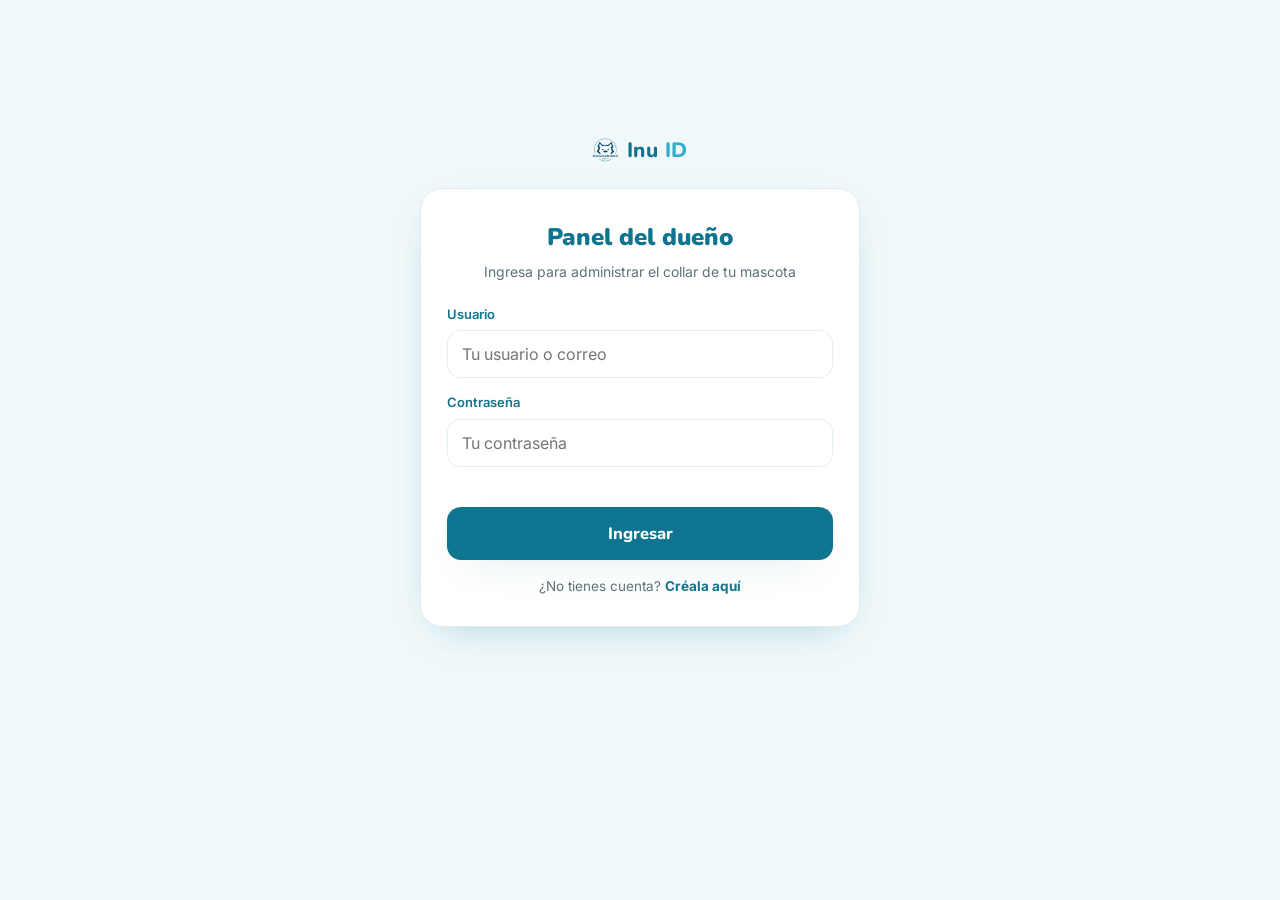
<file: index.html>
<!DOCTYPE html>
<html lang="es">
<head>
<meta charset="UTF-8">
<meta name="viewport" content="width=device-width, initial-scale=1.0">
<title>Inu ID · Panel del dueño</title>
<link rel="preconnect" href="https://fonts.googleapis.com">
<link rel="preconnect" href="https://fonts.gstatic.com" crossorigin>
<link href="https://fonts.googleapis.com/css2?family=Nunito:wght@400;600;700;800;900&family=Inter:wght@400;500;600&display=swap" rel="stylesheet">
<link rel="stylesheet" href="css/base.css">
<link rel="stylesheet" href="css/app.css">
<link rel="manifest" href="/manifest.json"><meta name="theme-color" content="#0E7490"><link rel="apple-touch-icon" href="/icons/client-192.png"><meta name="apple-mobile-web-app-capable" content="yes"><meta name="apple-mobile-web-app-status-bar-style" content="default"><meta name="apple-mobile-web-app-title" content="Inu ID">
</head>
<body>
<div class="shell">

  <!-- Brand SVG reutilizable: se clona por JS donde haga falta -->
  <template id="brand-tpl"><img src="/img/logo-inu.png" alt="Inu ID"></template>

  <!-- ================= LOGIN ================= -->
  <section id="view-login" class="auth hidden">
    <div class="brand"><span data-brandicon></span><b>Inu<span> ID</span></b></div>
    <div class="card auth-card">
      <h1>Panel del dueño</h1>
      <p class="sub">Ingresa para administrar el collar de tu mascota</p>
      <div class="field">
        <label for="login-user">Usuario</label>
        <input id="login-user" type="text" autocomplete="username" placeholder="Tu usuario o correo">
      </div>
      <div class="field">
        <label for="login-pass">Contraseña</label>
        <input id="login-pass" type="password" autocomplete="current-password" placeholder="Tu contraseña">
      </div>
      <div class="err" id="login-err"></div>
      <button class="btn btn-primary" id="login-btn">Ingresar</button>
      <p class="swap">¿No tienes cuenta? <a id="go-register">Créala aquí</a></p>
      <p class="demo-note" data-demo-only>Modo demo · cualquier usuario y contraseña entra</p>
    </div>
  </section>

  <!-- ================= REGISTRO ================= -->
  <section id="view-register" class="auth hidden">
    <div class="brand"><span data-brandicon></span><b>Inu<span> ID</span></b></div>
    <div class="card auth-card">
      <h1>Crear cuenta</h1>
      <p class="sub">Una sola cuenta Inu para todos tus servicios</p>
      <div class="field">
        <label for="reg-user">Usuario</label>
        <input id="reg-user" type="text" autocomplete="username" placeholder="Elige un usuario o correo">
      </div>
      <div class="field">
        <label for="reg-pass">Contraseña</label>
        <input id="reg-pass" type="password" autocomplete="new-password" placeholder="Mínimo 6 caracteres">
      </div>
      <div class="field">
        <label for="reg-pass2">Repite la contraseña</label>
        <input id="reg-pass2" type="password" autocomplete="new-password" placeholder="Repite tu contraseña">
      </div>
      <div class="err" id="reg-err"></div>
      <button class="btn btn-primary" id="reg-btn">Continuar</button>
      <p class="swap">¿Ya tienes cuenta? <a id="go-login">Inicia sesión</a></p>
    </div>
  </section>

  <!-- ================= ONBOARDING ================= -->
  <section id="view-onboarding" class="auth hidden">
    <div class="brand"><span data-brandicon></span><b>Inu<span> ID</span></b></div>
    <div class="card auth-card">
      <h1>Tus datos</h1>
      <p class="sub">Un último paso para empezar</p>
      <div class="two">
        <div class="field"><label for="ob-name">Nombre</label><input id="ob-name" type="text" placeholder="Nombre"></div>
        <div class="field"><label for="ob-last">Apellido</label><input id="ob-last" type="text" placeholder="Apellido"></div>
      </div>
      <div class="field">
        <label for="ob-phone">Teléfono</label>
        <input id="ob-phone" type="tel" placeholder="Tu teléfono de contacto">
      </div>
      <div class="field">
        <label for="ob-email">Correo <span style="color:var(--muted);font-weight:400">(opcional)</span></label>
        <input id="ob-email" type="email" placeholder="tucorreo@ejemplo.com">
      </div>
      <div class="err" id="ob-err"></div>
      <button class="btn btn-primary" id="ob-btn">Entrar al panel</button>
    </div>
  </section>

  <!-- ================= DASHBOARD (mascotas) ================= -->
  <section id="view-dashboard" class="hidden">
    <div class="topbar">
      <div class="brand"><span data-brandicon></span><b>Inu<span> ID</span></b></div>
      <div class="actions">
        <button class="iconbtn" id="help-btn" title="Ayuda">
          <svg viewBox="0 0 24 24" fill="none"><circle cx="12" cy="12" r="9" stroke="currentColor" stroke-width="1.8"/><path d="M9.5 9.5a2.5 2.5 0 113.2 2.4c-.8.3-1.2.8-1.2 1.6M12 17h.01" stroke="currentColor" stroke-width="1.8" stroke-linecap="round"/></svg>
        </button>
        <button class="logout" id="logout-btn">Salir</button>
      </div>
    </div>

    <div class="hello" id="hello">Hola 👋</div>
    <div class="hello-sub">Administra los collares de tus mascotas.</div>

    <button class="btn btn-primary addbtn" id="add-pet-btn">
      <svg viewBox="0 0 24 24" fill="none"><path d="M12 5v14M5 12h14" stroke="currentColor" stroke-width="2.2" stroke-linecap="round"/></svg>
      Agregar mascota
    </button>

    <div id="pets-list"></div>
  </section>

  <!-- ================= EDITAR / CREAR MASCOTA ================= -->
  <section id="view-edit" class="hidden">
    <div class="viewhead">
      <button class="back" data-back><svg viewBox="0 0 24 24" width="18" height="18" fill="none"><path d="M15 6l-6 6 6 6" stroke="currentColor" stroke-width="2" stroke-linecap="round"/></svg></button>
      <h2 id="edit-title">Editar mascota</h2>
    </div>

    <div class="segment">
      <button class="seg-btn active" data-tab="datos">Datos</button>
      <button class="seg-btn" data-tab="preview">Vista previa</button>
    </div>

    <!-- TAB DATOS -->
    <div id="tab-datos">
      <div class="card form">
        <div class="photo-ctrl">
          <div class="photo-ava" id="f_photo_ava"><span id="f_photo_emoji">🐶</span></div>
          <input type="file" id="f_photo_input" accept="image/jpeg,image/png,image/webp" hidden>
          <button type="button" class="photo-btn" id="f_photo_btn">Subir foto</button>
        </div>
        <div class="sec">La mascota</div>
        <div class="two">
          <div><label>Nombre <span class="req">*</span></label><input id="f_name"></div>
          <div><label>Especie</label>
            <select id="f_species"><option value="dog">Perro</option><option value="cat">Gato</option></select>
          </div>
        </div>
        <div class="two">
          <div><label>Raza</label><input id="f_breed"></div>
          <div><label>Edad</label><input id="f_age" placeholder="Ej: 3 años"></div>
        </div>
        <label>Sexo</label><input id="f_sex" placeholder="Macho / Hembra">

        <div class="sec">Contacto público</div>
        <label>Nombre de contacto <span class="req">*</span></label><input id="f_owner" placeholder="Quién ve el que la encuentre">
        <label>Dirección <span class="req">*</span></label><input id="f_addr">
        <label>Teléfono <span class="req">*</span></label><input id="f_phone">
        <label>WhatsApp</label><input id="f_wa">

        <div class="sec">Datos importantes</div>
        <div class="chk">
          <label><input type="checkbox" id="f_vac"> Vacunado</label>
          <label><input type="checkbox" id="f_chip"> Microchip</label>
        </div>
        <label>Cuidados / temperamento</label>
        <textarea id="f_care" placeholder="Ej: alérgico a algunos alimentos"></textarea>

        <div class="sec">Mensaje en el collar</div>
        <label>Cuando está en casa (modo normal)</label>
        <textarea id="f_msg_normal"></textarea>
        <label>Cuando está perdido (modo perdido)</label>
        <textarea id="f_msg_lost"></textarea>

        <div class="err" id="edit-err"></div>
        <button class="btn btn-primary" id="save-btn" style="margin-top:6px">Guardar</button>
      </div>
    </div>

    <!-- TAB VISTA PREVIA -->
    <div id="tab-preview" class="hidden">
      <p class="pv-hint">Así se ve la información en el collar. Cambia entre los dos modos:</p>
      <div class="modeseg">
        <button class="mode-btn active" data-mode="normal">Modo normal</button>
        <button class="mode-btn" data-mode="perdido">Modo perdido</button>
      </div>
      <div class="phone">
        <div class="phone-notch"></div>
        <div class="phone-screen" id="pv">
          <div class="pv-brand"><span data-brandicon></span><b>Inu<span> ID</span></b></div>
          <div class="pv-banner pv-lost-only"><span class="pv-ping"></span> Estoy perdido — ayúdame a volver a casa</div>
          <div class="pv-hero">
            <div class="pv-ava"><img id="pv-photo" alt="" hidden><span id="pv-emoji">🐶</span></div>
            <div class="pv-greet">Hola, me llamo</div>
            <div class="pv-name" id="pv-name">Max</div>
            <div class="pv-tags" id="pv-tags"></div>
            <div class="pv-speech pv-normal-only" id="pv-msg-normal"></div>
            <div class="pv-speech pv-lost-only" id="pv-msg-lost"></div>
          </div>
          <div class="pv-card">
            <div class="pv-lab">Mi familia</div>
            <div class="pv-row"><b>Dueño</b><span id="pv-owner"></span></div>
            <div class="pv-row"><b>Vive en</b><span id="pv-addr"></span></div>
          </div>
          <div class="pv-card">
            <div class="pv-lab">Datos importantes</div>
            <div class="pv-row"><b>Salud</b><span id="pv-health"></span></div>
            <div class="pv-row"><b>Cuidado</b><span id="pv-care"></span></div>
          </div>
          <div class="pv-actions">
            <div class="pv-btn pv-btn-primary">Llamar a la familia</div>
            <div class="pv-btn pv-btn-ghost">Escribir por WhatsApp</div>
            <div class="pv-btn pv-btn-ghost">Ver dónde vivo</div>
          </div>
        </div>
      </div>
    </div>
  </section>

  <!-- ================= AYUDA ================= -->
  <section id="view-help" class="hidden">
    <div class="viewhead">
      <button class="back" data-back><svg viewBox="0 0 24 24" width="18" height="18" fill="none"><path d="M15 6l-6 6 6 6" stroke="currentColor" stroke-width="2" stroke-linecap="round"/></svg></button>
      <h2>Ayuda</h2>
    </div>
    <div class="card help-sec">
      <div class="qa"><div class="q">¿Cómo funciona el collar?</div><div class="a">Lleva un sensor NFC. Quien encuentre a tu mascota solo acerca su teléfono y se abre la página con los datos para contactarte. No necesita instalar nada.</div></div>
      <div class="qa"><div class="q">¿Qué hace el modo perdido?</div><div class="a">Apagado, el collar muestra solo tus datos de contacto. Activado, agrega el aviso de "mascota perdida" y el mensaje de búsqueda que escribiste.</div></div>
      <div class="qa"><div class="q">¿Quién puede ver mis datos?</div><div class="a">Solo quien tenga el collar en la mano y acerque su teléfono. Tú decides qué se muestra desde "Editar".</div></div>
      <div class="qa"><div class="q">¿Necesito internet en el collar?</div><div class="a">No. El sensor no usa batería ni conexión: abre la página en el teléfono de quien lo lee.</div></div>
    </div>
    <div class="card support">
      <p>¿Necesitas más ayuda?</p>
      <a class="btn btn-ghost" href="https://wa.me/51987654321?text=Hola%2C%20necesito%20ayuda%20con%20Inu%20ID" target="_blank" rel="noopener">Escribir a soporte</a>
    </div>
  </section>

</div>
<div id="toast"></div>

<script src="js/config.js"></script>
<script src="js/store.js"></script>
<script src="js/api.js"></script>
<script src="js/app.js"></script>
</body>
</html>
</file>
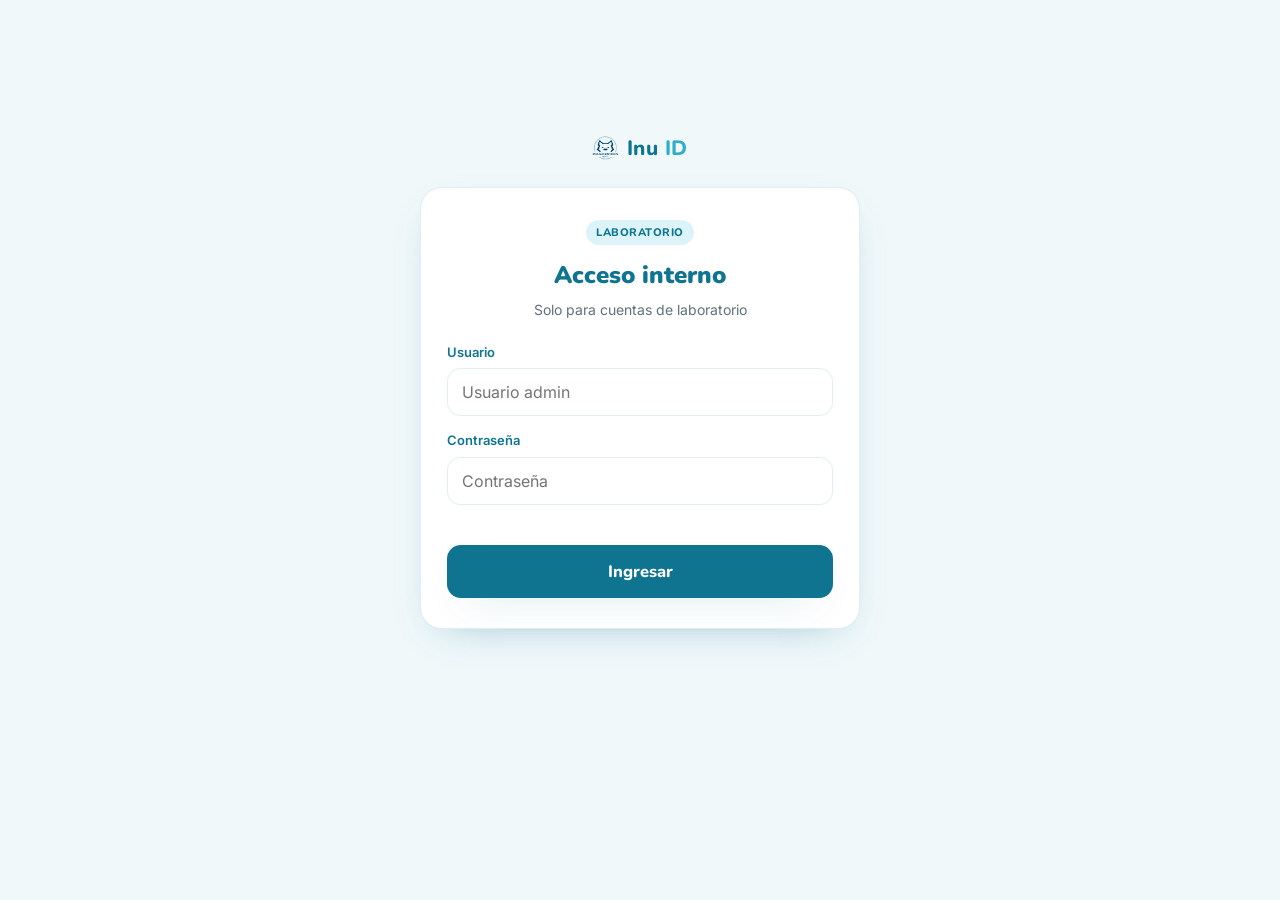
<file: lab.html>
<!DOCTYPE html>
<html lang="es">
<head>
<meta charset="UTF-8">
<meta name="viewport" content="width=device-width, initial-scale=1.0">
<title>Inu ID · Laboratorio</title>
<link rel="preconnect" href="https://fonts.googleapis.com">
<link rel="preconnect" href="https://fonts.gstatic.com" crossorigin>
<link href="https://fonts.googleapis.com/css2?family=Nunito:wght@400;600;700;800;900&family=Inter:wght@400;500;600&display=swap" rel="stylesheet">
<link rel="stylesheet" href="/css/base.css">
<link rel="stylesheet" href="/css/app.css">
<link rel="stylesheet" href="/css/lab.css">
<link rel="manifest" href="/lab.manifest.json"><meta name="theme-color" content="#0E7490"><link rel="apple-touch-icon" href="/icons/lab-192.png"><meta name="apple-mobile-web-app-capable" content="yes"><meta name="apple-mobile-web-app-status-bar-style" content="default"><meta name="apple-mobile-web-app-title" content="Inu ID Lab">
</head>
<body>
<div class="shell">

  <template id="brand-tpl"><img src="/img/logo-inu.png" alt="Inu ID"></template>

  <!-- ============ LOGIN ADMIN ============ -->
  <section id="lab-login" class="auth hidden">
    <div class="brand"><span data-brandicon></span><b>Inu<span> ID</span></b></div>
    <div class="card auth-card">
      <div class="lab-badge">Laboratorio</div>
      <h1>Acceso interno</h1>
      <p class="sub">Solo para cuentas de laboratorio</p>
      <div class="field">
        <label for="lab-user">Usuario</label>
        <input id="lab-user" type="text" autocomplete="username" placeholder="Usuario admin">
      </div>
      <div class="field">
        <label for="lab-pass">Contraseña</label>
        <input id="lab-pass" type="password" autocomplete="current-password" placeholder="Contraseña">
      </div>
      <div class="err" id="lab-err"></div>
      <button class="btn btn-primary" id="lab-login-btn">Ingresar</button>
    </div>
  </section>

  <!-- ============ PANEL ============ -->
  <section id="lab-app" class="hidden">
    <div class="topbar">
      <div class="brand"><span data-brandicon></span><b>Inu<span> ID</span></b><span class="lab-tag">Lab</span></div>
      <button class="logout" id="lab-logout">Salir</button>
    </div>

    <div class="segment">
      <button class="seg-btn active" data-tab="con">Con collar</button>
      <button class="seg-btn" data-tab="sin">Sin collar</button>
    </div>

    <div class="search">
      <svg viewBox="0 0 24 24" fill="none"><circle cx="11" cy="11" r="7" stroke="currentColor" stroke-width="1.8"/><path d="M20 20l-3.2-3.2" stroke="currentColor" stroke-width="1.8" stroke-linecap="round"/></svg>
      <input id="lab-search" type="text" placeholder="Buscar por nombre…">
    </div>

    <div id="lab-list"></div>
  </section>

  <!-- ============ ASIGNAR COLLAR ============ -->
  <section id="lab-assign" class="hidden">
    <div class="viewhead">
      <button class="back" id="assign-back"><svg viewBox="0 0 24 24" width="18" height="18" fill="none"><path d="M15 6l-6 6 6 6" stroke="currentColor" stroke-width="2" stroke-linecap="round"/></svg></button>
      <h2>Asignar collar</h2>
    </div>

    <div class="card assign-pet">
      <div class="ava" id="assign-emoji">🐶</div>
      <div>
        <div class="nm" id="assign-name"></div>
        <div class="meta" id="assign-owner"></div>
      </div>
    </div>

    <div class="card assign-block">
      <div class="lab-lab">URL del perfil</div>
      <p class="assign-hint">Copia esta dirección y grábala en el collar NFC con NFC Tools.</p>
      <div class="copyrow">
        <input id="assign-url" type="text" readonly>
        <button class="copybtn" id="assign-copy">Copiar</button>
      </div>
    </div>

    <div class="card assign-block">
      <div class="lab-lab">Cuando termines de grabar el collar</div>
      <p class="assign-hint">Marca este perfil como conectado. Pasará a la lista de “Con collar”.</p>
      <button class="btn btn-primary" id="assign-done">Collar asignado</button>
    </div>
  </section>

</div>
<div id="toast"></div>

<script src="/js/config.js"></script>
<script src="/js/store.js"></script>
<script src="/js/lab.js"></script>
</body>
</html>
</file>
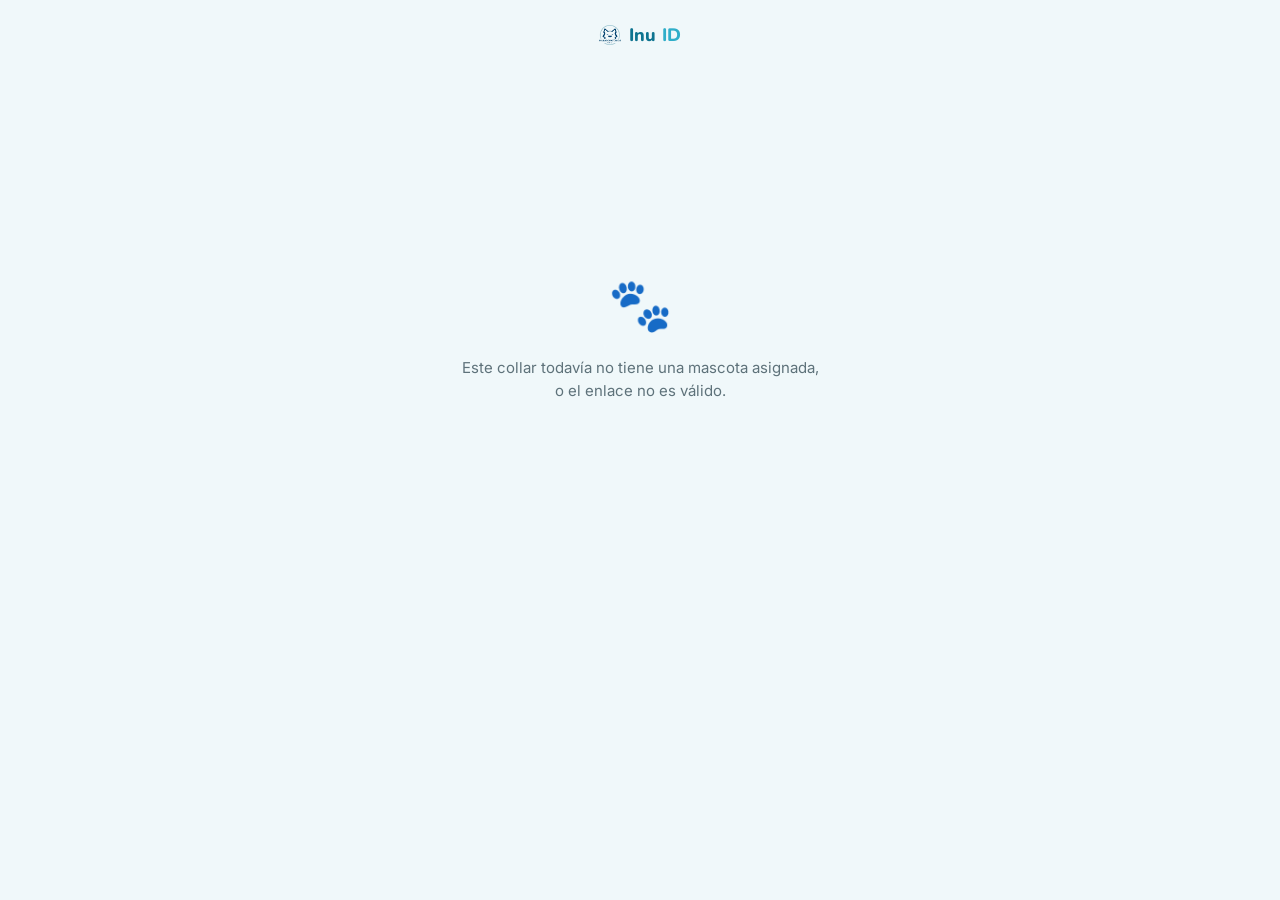
<file: m.html>
<!DOCTYPE html>
<html lang="es">
<head>
<meta charset="UTF-8">
<meta name="viewport" content="width=device-width, initial-scale=1.0">
<title>Inu ID · Mascota</title>
<link rel="preconnect" href="https://fonts.googleapis.com">
<link rel="preconnect" href="https://fonts.gstatic.com" crossorigin>
<link href="https://fonts.googleapis.com/css2?family=Nunito:wght@400;600;700;800;900&family=Inter:wght@400;500;600&display=swap" rel="stylesheet">
<link rel="stylesheet" href="/css/base.css">
<link rel="stylesheet" href="/css/public.css">
</head>
<body>
<div class="shell">

  <div class="brand"><img src="/img/logo-inu.png" alt="Inu ID">
    <b style="font-family:'Nunito';font-weight:800;font-size:18px;color:#0E7490">Inu<span style="color:#2FAEC9"> ID</span></b>
  </div>

  <!-- CARGANDO -->
  <div id="loading" class="state"><div class="spinner"></div><p>Cargando…</p></div>

  <!-- NO ENCONTRADO -->
  <div id="notfound" class="state hidden"><div class="em">🐾</div><p>Este collar todavía no tiene una mascota asignada,<br>o el enlace no es válido.</p></div>

  <!-- CONTENIDO -->
  <div id="content" class="hidden">
    <div class="status lost-only">
      <span class="ping"><i></i></span>
      Estoy perdido — ayúdame a volver a casa
    </div>

    <div class="card hero">
      <div class="arc"></div>
      <div class="avatar"><img id="c-photo" alt="" hidden><span class="emoji" id="c-emoji">🐶</span></div>
      <div class="greet">Hola, me llamo</div>
      <h1 class="name" id="c-name"></h1>
      <div class="tags" id="c-tags"></div>
      <div class="speech normal-only" id="c-msg-normal"></div>
      <div class="speech lost-only" id="c-msg-lost"></div>
    </div>

    <div class="card block">
      <div class="label">Mi familia</div>
      <div class="row">
        <div class="ic"><svg viewBox="0 0 24 24" fill="none"><circle cx="12" cy="8" r="4" stroke="currentColor" stroke-width="1.8"/><path d="M4 20c0-4 4-6 8-6s8 2 8 6" stroke="currentColor" stroke-width="1.8" stroke-linecap="round"/></svg></div>
        <div><div class="k">Contacto</div><div class="v" id="c-owner"></div></div>
      </div>
      <div class="row">
        <div class="ic"><svg viewBox="0 0 24 24" fill="none"><path d="M12 21s-7-5.5-7-11a7 7 0 0114 0c0 5.5-7 11-7 11z" stroke="currentColor" stroke-width="1.8" stroke-linejoin="round"/><circle cx="12" cy="10" r="2.4" stroke="currentColor" stroke-width="1.8"/></svg></div>
        <div><div class="k">Vive en</div><div class="v" id="c-addr"></div></div>
      </div>
    </div>

    <div class="card block" id="c-important">
      <div class="label">Datos importantes</div>
      <div class="row" id="c-health-row">
        <div class="ic"><svg viewBox="0 0 24 24" fill="none"><path d="M9 3h6v3l4 1v6c0 5-3.5 8-7 8s-7-3-7-8V7l4-1V3z" stroke="currentColor" stroke-width="1.8" stroke-linejoin="round"/></svg></div>
        <div><div class="k">Salud</div><div class="v" id="c-health"></div></div>
      </div>
      <div class="row" id="c-care-row">
        <div class="ic"><svg viewBox="0 0 24 24" fill="none"><path d="M12 9v4m0 4h.01M10.3 4.3l-7 12A2 2 0 005 19.4h14a2 2 0 001.7-3l-7-12a2 2 0 00-3.4 0z" stroke="currentColor" stroke-width="1.8" stroke-linejoin="round"/></svg></div>
        <div><div class="k">Cuidado</div><div class="v" id="c-care"></div></div>
      </div>
    </div>

    <div class="actions">
      <a class="abtn abtn-primary" id="c-call">
        <svg viewBox="0 0 24 24" fill="none"><path d="M5 4h3l1.5 4-2 1.5a11 11 0 005 5l1.5-2 4 1.5V18a2 2 0 01-2 2A15 15 0 014 6a2 2 0 011-2z" fill="currentColor"/></svg>
        Llamar a la familia
      </a>
      <a class="abtn abtn-ghost" id="c-wa" target="_blank" rel="noopener">
        <svg viewBox="0 0 24 24" fill="none"><path d="M12 3a9 9 0 00-7.7 13.6L3 21l4.5-1.2A9 9 0 1012 3z" stroke="currentColor" stroke-width="1.8" stroke-linejoin="round"/><path d="M9 9c0 4 2 6 6 6 .8 0 1.3-1.2.7-1.7l-1.5-1.1-1.3 1c-1-.5-1.8-1.3-2.3-2.3l1-1.3-1.1-1.5C9.6 7.2 9 7.6 9 9z" fill="currentColor"/></svg>
        Escribir por WhatsApp
      </a>
      <a class="abtn abtn-ghost" id="c-map" target="_blank" rel="noopener">
        <svg viewBox="0 0 24 24" fill="none"><path d="M12 21s-7-5.5-7-11a7 7 0 0114 0c0 5.5-7 11-7 11z" stroke="currentColor" stroke-width="1.8" stroke-linejoin="round"/><circle cx="12" cy="10" r="2.4" stroke="currentColor" stroke-width="1.8"/></svg>
        Ver dónde vivo
      </a>
    </div>

    <p class="footnote lost-only">Gracias por ayudarme 💙 <b>Mi familia te lo agradecerá muchísimo.</b></p>
    <p class="credit">Identificación protegida por Inu ID</p>
  </div>

</div>

<script src="/js/config.js"></script>
<script src="/js/store.js"></script>
<script src="/js/api.js"></script>
<script src="/js/public.js"></script>
</body>
</html>
</file>
<file: css/base.css>
/* ============================================================
   Inu ID — Base: tokens de marca + componentes compartidos
   ============================================================ */
:root{
  /* Paleta Inu ID — CYAN como color principal.
     Los nombres --navy/--sky se conservan por compatibilidad con el resto
     del CSS, pero ahora contienen tonos cyan. El azul de marca (--blue)
     se usa de forma mínima (solo la marca de agua de huellas del fondo). */
  --navy:#0E7490;        /* cyan oscuro — principal: botones, títulos, nombre */
  --navy-deep:#0A4E5E;   /* cyan más oscuro — fondos oscuros / sombras de degradado */
  --cyan-bright:#12A9C9; /* cyan claro — degradados y acentos vivos */
  --sky:#2FAEC9;         /* cyan medio — bordes, etiquetas, detalles */
  --sky-soft:#DCF4F9;    /* cyan muy claro — fondos suaves, chips, avatar */
  --blue:#004370;        /* azul de marca — uso mínimo */
  --bg:#F0F8FA;--card:#FFFFFF;--ink:#173039;--muted:#5e727a;--line:#E1EEF1;
  --alert:#D64545;--alert-soft:#FBEAEA;
  --warn:#9A6B12;--warn-soft:#FBF1DD;   /* ámbar — avisos que requieren acción (sin collar) */
  --radius:22px;--shadow:0 14px 40px -22px rgba(14,116,144,.42);
}
*{box-sizing:border-box;margin:0;padding:0}
html{-webkit-text-size-adjust:100%}
body{
  font-family:'Inter',system-ui,sans-serif;background:var(--bg);color:var(--ink);
  line-height:1.55;min-height:100dvh;display:flex;justify-content:center;padding:0 16px 48px;
}
body::before{content:none}
.shell{width:100%;max-width:440px;position:relative;z-index:1;padding-top:22px}
.hidden{display:none!important}

/* marca */
.brand{display:flex;align-items:center;gap:8px}
.brand svg{width:22px;height:22px;display:block}
.brand b{font-family:'Nunito';font-weight:800;font-size:18px;color:var(--navy);letter-spacing:.2px}
.brand span{color:var(--sky)}

/* tarjeta */
.card{background:var(--card);border:1px solid var(--line);border-radius:var(--radius);box-shadow:var(--shadow)}

/* botones */
.btn{display:flex;align-items:center;justify-content:center;gap:9px;width:100%;cursor:pointer;
  font-family:'Nunito';font-weight:800;font-size:16.5px;padding:15px;border-radius:14px;border:none;
  transition:transform .12s ease,filter .12s ease,background .12s ease}
.btn:active{transform:scale(.985)}
.btn:disabled{opacity:.6;cursor:default}
.btn svg{width:19px;height:19px}
.btn-primary{background:var(--navy);color:#fff;box-shadow:var(--shadow)}
.btn-primary:hover{filter:brightness(1.08)}
.btn-ghost{background:#fff;color:var(--navy);border:1.5px solid var(--sky)}
.btn-ghost:hover{background:var(--sky-soft)}

/* toast */
#toast{position:fixed;left:50%;bottom:26px;transform:translateX(-50%) translateY(20px);
  background:var(--navy-deep);color:#fff;font-size:14px;font-weight:600;padding:13px 20px;
  border-radius:999px;box-shadow:0 12px 30px -10px rgba(0,0,0,.4);opacity:0;pointer-events:none;
  transition:.25s;z-index:60;max-width:90vw;text-align:center}
#toast.show{opacity:1;transform:translateX(-50%) translateY(0)}

@media (prefers-reduced-motion:reduce){*{transition:none!important;animation:none!important}}

.brand img{height:20px;width:auto;display:block;position:relative;top:-1px}
</file>
<file: css/app.css>
/* ============================================================
   Inu ID — Estilos del panel del dueño
   ============================================================ */

/* ---------- AUTH (login / registro / onboarding) ---------- */
.auth{display:flex;flex-direction:column;align-items:center;min-height:80dvh;justify-content:center}
.auth .brand{margin-bottom:24px;transform:scale(1.15)}
.auth-card{width:100%;padding:30px 26px}
.auth-card h1{font-family:'Nunito';font-weight:900;font-size:24px;color:var(--navy);text-align:center}
.auth-card p.sub{text-align:center;color:var(--muted);font-size:14px;margin-top:4px;margin-bottom:22px}
.field{margin-bottom:14px}
.field label{display:block;font-size:13px;font-weight:600;color:var(--navy);margin-bottom:6px}
.field input{width:100%;font-family:'Inter';font-size:16px;color:var(--ink);
  padding:13px 14px;border:1.5px solid var(--line);border-radius:13px;background:#fff;outline:none;transition:border .15s}
.field input:focus{border-color:var(--sky)}
.err{color:var(--alert);font-size:13px;font-weight:600;text-align:center;min-height:18px;margin:4px 0 8px}
.swap{text-align:center;font-size:13.5px;color:var(--muted);margin-top:16px}
.swap a{color:var(--navy);font-weight:700;text-decoration:none;cursor:pointer}
.swap a:hover{text-decoration:underline}
.demo-note{text-align:center;font-size:12px;color:var(--muted);margin-top:14px}
.demo-note code{background:var(--sky-soft);color:var(--navy);padding:2px 7px;border-radius:6px;font-weight:600}

/* ---------- TOPBAR ---------- */
.topbar{display:flex;align-items:center;justify-content:space-between;margin-bottom:18px}
.topbar .actions{display:flex;align-items:center;gap:6px}
.iconbtn{width:38px;height:38px;border-radius:11px;border:1px solid var(--line);background:#fff;cursor:pointer;
  display:flex;align-items:center;justify-content:center;color:var(--navy);transition:background .12s}
.iconbtn:hover{background:var(--sky-soft)}
.iconbtn svg{width:19px;height:19px}
.logout{font-family:'Nunito';font-weight:700;font-size:13px;color:var(--muted);background:none;border:none;cursor:pointer;padding:8px}
.logout:hover{color:var(--navy)}

/* ---------- DASHBOARD ---------- */
.hello{font-family:'Nunito';font-weight:900;font-size:26px;color:var(--navy);margin-bottom:2px}
.hello-sub{color:var(--muted);font-size:14px;margin-bottom:18px}
.addbtn{margin-bottom:16px}

.empty{text-align:center;padding:40px 20px;color:var(--muted)}
.empty .em{font-size:44px}
.empty p{margin-top:8px;font-size:14px}

.petcard{padding:16px;margin-bottom:12px}
.petcard .head{display:flex;align-items:center;gap:14px}
.petcard .ava{width:52px;height:52px;flex:0 0 52px;border-radius:50%;background:var(--sky-soft);
  display:flex;align-items:center;justify-content:center;font-size:30px}
.petcard .nm{font-family:'Nunito';font-weight:800;font-size:18px;color:var(--ink)}
.petcard .meta{font-size:13px;color:var(--muted)}
.pill{margin-left:auto;font-size:12px;font-weight:700;padding:6px 12px;border-radius:999px;
  background:var(--sky-soft);color:var(--navy);white-space:nowrap}
.pill.lost{background:var(--alert-soft);color:var(--alert)}
.pill.muted{background:#EDF1F3;color:var(--muted)}
.pill.pending{background:var(--warn-soft);color:var(--warn)}

.petcard .foot{display:flex;align-items:center;gap:10px;margin-top:14px;padding-top:14px;border-top:1px solid var(--line);flex-wrap:wrap;row-gap:10px}
.petcard .foot.col{flex-direction:column;align-items:stretch;gap:12px}
.cactions{display:flex;align-items:center;gap:10px;flex-wrap:wrap;row-gap:8px}
.spacer{margin-left:auto}
.notice{display:flex;align-items:flex-start;gap:9px;border-radius:12px;padding:11px 13px;font-size:13px;font-weight:600;line-height:1.4}
.notice svg{width:17px;height:17px;flex:0 0 17px;margin-top:1px}
.notice.warn{background:var(--warn-soft);color:var(--warn)}
.notice.info{background:var(--sky-soft);color:var(--navy)}
.btn-req{font-family:'Nunito';font-weight:800;font-size:13.5px;color:#fff;background:var(--navy);border:none;
  padding:10px 15px;border-radius:10px;cursor:pointer;display:inline-flex;align-items:center;gap:7px;transition:filter .12s}
.btn-req:hover{filter:brightness(1.08)}
.btn-req:disabled{opacity:.6;cursor:default}
.btn-req svg{width:15px;height:15px}

.lostmini{display:flex;align-items:center;gap:9px;font-size:13px;font-weight:600;color:var(--ink)}
.linkbtn{font-family:'Nunito';font-weight:700;font-size:13px;color:var(--navy);background:#fff;border:1.5px solid var(--sky);
  padding:8px 13px;border-radius:10px;cursor:pointer;text-decoration:none;display:inline-flex;align-items:center;gap:6px}
.linkbtn:hover{background:var(--sky-soft)}
.linkbtn svg{width:14px;height:14px}

/* switch */
.switch{position:relative;width:48px;height:28px;flex:0 0 48px}
.switch input{position:absolute;opacity:0;width:100%;height:100%;margin:0;cursor:pointer;z-index:2}
.slider{position:absolute;inset:0;background:#cdd9de;border-radius:999px;transition:.22s}
.slider::before{content:"";position:absolute;width:22px;height:22px;left:3px;top:3px;background:#fff;border-radius:50%;
  transition:.22s;box-shadow:0 2px 5px rgba(0,0,0,.25)}
.switch input:checked + .slider{background:var(--alert)}
.switch input:checked + .slider::before{transform:translateX(20px)}

/* ---------- SUB-VISTAS (editar / ayuda) ---------- */
.viewhead{display:flex;align-items:center;gap:12px;margin-bottom:16px}
.back{width:38px;height:38px;flex:0 0 38px;border-radius:11px;border:1px solid var(--line);
  background:#fff;cursor:pointer;display:flex;align-items:center;justify-content:center;color:var(--navy)}
.back:hover{background:var(--sky-soft)}
.viewhead h2{font-family:'Nunito';font-weight:900;font-size:21px;color:var(--navy)}

/* pestañas Datos / Vista previa */
.segment{display:flex;gap:4px;background:#e6eef2;border-radius:13px;padding:4px;margin-bottom:16px}
.seg-btn{flex:1;border:none;cursor:pointer;background:transparent;font-family:'Nunito';font-weight:800;
  font-size:14.5px;color:var(--muted);padding:10px;border-radius:10px;transition:.15s}
.seg-btn.active{background:#fff;color:var(--navy);box-shadow:0 2px 8px -3px rgba(14,116,144,.35)}

/* formulario */
.form{padding:20px}
.form .sec{font-size:12px;font-weight:700;letter-spacing:.5px;text-transform:uppercase;color:var(--sky);margin:18px 0 10px}
.form .sec:first-child{margin-top:0}
.form label{display:block;font-size:13px;font-weight:600;color:var(--navy);margin:0 0 6px}
.form input,.form select,.form textarea{width:100%;font-family:'Inter';font-size:15px;color:var(--ink);
  padding:12px 13px;border:1.5px solid var(--line);border-radius:12px;background:#fff;outline:none;margin-bottom:12px}
.form input:focus,.form select:focus,.form textarea:focus{border-color:var(--sky)}
.form textarea{resize:vertical;min-height:70px}
.req{color:var(--alert)}
.two{display:flex;gap:10px}.two>div{flex:1}
.chk{display:flex;gap:18px;margin-bottom:8px}
.chk label{display:flex;align-items:center;gap:7px;font-size:14px;color:var(--ink);font-weight:500}
.chk input{width:auto;margin:0}

/* vista previa */
.pv-hint{font-size:13px;color:var(--muted);text-align:center;margin-bottom:11px}
.modeseg{display:flex;gap:7px;justify-content:center;margin-bottom:16px}
.mode-btn{border:1.5px solid var(--line);background:#fff;cursor:pointer;font-family:'Nunito';
  font-weight:700;font-size:13px;color:var(--muted);padding:8px 16px;border-radius:999px;transition:.15s}
.mode-btn.active{border-color:var(--navy);color:#fff;background:var(--navy)}
.mode-btn[data-mode="perdido"].active{border-color:var(--alert);background:var(--alert)}

.phone{width:286px;max-width:100%;margin:0 auto;background:#1d2b33;border-radius:36px;padding:10px;
  box-shadow:0 24px 54px -22px rgba(14,116,144,.6)}
.phone-notch{width:86px;height:6px;background:#3a4750;border-radius:99px;margin:2px auto 8px}
.phone-screen{background:var(--bg);border-radius:28px;padding:16px 13px 18px;max-height:520px;overflow:auto}
.phone-screen::-webkit-scrollbar{width:0}

/* mini collar dentro de la preview */
.pv-brand{display:flex;align-items:center;justify-content:center;gap:6px;margin-bottom:10px}
.pv-brand svg{width:16px;height:16px}
.pv-brand b{font-family:'Nunito';font-weight:800;font-size:13px;color:var(--navy)}
.pv-brand span{color:var(--sky)}
.pv-banner{align-items:center;gap:7px;justify-content:center;
  background:linear-gradient(135deg,var(--cyan-bright),var(--navy));color:#fff;border-radius:11px;
  padding:8px 11px;font-size:11.5px;font-weight:600;margin-bottom:10px}
.pv-ping{width:8px;height:8px;border-radius:50%;background:var(--sky);flex:0 0 8px}
.pv-hero{background:#fff;border:1px solid var(--line);border-radius:16px;padding:18px 14px;text-align:center}
.pv-ava{width:72px;height:72px;border-radius:50%;background:var(--sky-soft);display:flex;align-items:center;
  justify-content:center;margin:0 auto 4px;border:3px solid #fff;box-shadow:0 6px 16px -8px rgba(14,116,144,.5)}
.pv-ava span{font-size:42px;line-height:1}
.pv-greet{font-size:11px;color:var(--muted)}
.pv-name{font-family:'Nunito';font-weight:900;font-size:26px;color:var(--navy);line-height:1.1}
.pv-tags{display:flex;gap:5px;flex-wrap:wrap;justify-content:center;margin-top:8px}
.pv-tag{font-size:10px;font-weight:600;color:var(--navy);background:var(--sky-soft);padding:3px 9px;border-radius:999px}
.pv-speech{font-size:12px;color:var(--ink);background:var(--bg);border-radius:11px;padding:9px 11px;text-align:left;margin-top:12px}
.pv-card{background:#fff;border:1px solid var(--line);border-radius:14px;margin-top:10px;padding:4px 0}
.pv-lab{font-size:10px;font-weight:700;letter-spacing:.5px;text-transform:uppercase;color:var(--sky);padding:9px 14px 2px}
.pv-row{display:flex;flex-direction:column;padding:7px 14px;border-bottom:1px solid var(--line)}
.pv-row:last-child{border-bottom:none}
.pv-row b{font-size:10px;color:var(--muted);font-weight:500}
.pv-row span{font-size:13px;color:var(--ink);font-weight:600}
.pv-actions{display:flex;flex-direction:column;gap:8px;margin-top:12px}
.pv-btn{text-align:center;font-family:'Nunito';font-weight:800;font-size:13px;padding:11px;border-radius:12px}
.pv-btn-primary{background:var(--navy);color:#fff}
.pv-btn-ghost{background:#fff;color:var(--navy);border:1.5px solid var(--sky)}

.pv-lost-only{display:none}
#pv.pv-lost .pv-lost-only{display:block}
#pv.pv-lost .pv-banner.pv-lost-only{display:flex}
.pv-normal-only{display:block}
#pv.pv-lost .pv-normal-only{display:none}

/* ayuda */
.help-sec{padding:6px 4px}
.qa{padding:16px 18px;border-bottom:1px solid var(--line)}
.qa:last-child{border-bottom:none}
.qa .q{font-family:'Nunito';font-weight:800;font-size:15px;color:var(--navy);margin-bottom:5px}
.qa .a{font-size:14px;color:var(--muted)}
.support{margin-top:14px;padding:18px;text-align:center}
.support p{font-size:14px;color:var(--muted);margin-bottom:12px}

.pv-brand img{height:18px;width:auto;display:block}

/* ---- Foto de perfil ---- */
.photo-ctrl{display:flex;flex-direction:column;align-items:center;gap:10px;margin-bottom:4px}
.photo-ava{width:96px;height:96px;border-radius:50%;background:var(--sky-soft);display:flex;align-items:center;justify-content:center;overflow:hidden;font-size:52px}
.photo-ava img{width:100%;height:100%;object-fit:cover;display:block}
.photo-btn{font-family:'Nunito';font-weight:700;font-size:13px;color:var(--navy);background:#fff;border:1.5px solid var(--sky);padding:9px 15px;border-radius:10px;cursor:pointer;transition:background .12s}
.photo-btn:hover{background:var(--sky-soft)}
.photo-btn:disabled{opacity:.6;cursor:default}
.petcard .ava{overflow:hidden}
.petcard .ava img{width:100%;height:100%;object-fit:cover;border-radius:50%;display:block}
.pv-ava img{width:100%;height:100%;object-fit:cover;border-radius:50%;display:block}
</file>
<file: css/lab.css>
/* ============================================================
   Inu ID — Estilos propios del panel de laboratorio
   (se suma a base.css y app.css)
   ============================================================ */

.lab-badge{display:inline-block;font-family:'Nunito';font-weight:800;font-size:11px;letter-spacing:.5px;
  text-transform:uppercase;color:var(--navy);background:var(--sky-soft);padding:4px 10px;border-radius:999px;
  margin:0 auto 12px;text-align:center}
#lab-login .auth-card{text-align:center}
#lab-login .field{text-align:left}
.lab-tag{font-family:'Nunito';font-weight:800;font-size:10px;letter-spacing:.5px;text-transform:uppercase;
  color:#fff;background:var(--navy);padding:2px 8px;border-radius:999px;margin-left:2px}

/* buscador */
.search{display:flex;align-items:center;gap:9px;background:#fff;border:1.5px solid var(--line);
  border-radius:13px;padding:0 14px;margin-bottom:16px}
.search svg{width:18px;height:18px;color:var(--muted);flex:0 0 18px}
.search input{flex:1;border:none;outline:none;background:transparent;font-family:'Inter';font-size:15px;
  color:var(--ink);padding:12px 0}

/* card de mascota (reusa .petcard .head de app.css) */
.labcard{padding:14px 16px;margin-bottom:11px;display:flex;align-items:center;gap:14px}
.labcard .ava{width:48px;height:48px;flex:0 0 48px;border-radius:50%;background:var(--sky-soft);
  display:flex;align-items:center;justify-content:center;font-size:27px}
.labcard .nm{font-family:'Nunito';font-weight:800;font-size:16.5px;color:var(--ink)}
.labcard .meta{font-size:12.5px;color:var(--muted)}
.labcard .act{margin-left:auto}

/* vista asignar */
.assign-pet{display:flex;align-items:center;gap:14px;padding:16px;margin-bottom:14px}
.assign-pet .ava{width:52px;height:52px;flex:0 0 52px;border-radius:50%;background:var(--sky-soft);
  display:flex;align-items:center;justify-content:center;font-size:30px}
.assign-pet .nm{font-family:'Nunito';font-weight:800;font-size:18px;color:var(--ink)}
.assign-pet .meta{font-size:13px;color:var(--muted)}
.assign-block{padding:18px;margin-bottom:14px}
.lab-lab{font-size:12px;font-weight:700;letter-spacing:.5px;text-transform:uppercase;color:var(--sky);margin-bottom:6px}
.assign-hint{font-size:13px;color:var(--muted);margin-bottom:12px;line-height:1.45}
.copyrow{display:flex;gap:9px}
.copyrow input{flex:1;min-width:0;font-family:'Inter';font-size:13px;color:var(--ink);
  padding:12px 13px;border:1.5px solid var(--line);border-radius:12px;background:var(--bg);outline:none}
.copybtn{font-family:'Nunito';font-weight:800;font-size:14px;color:#fff;background:var(--navy);border:none;
  padding:0 18px;border-radius:12px;cursor:pointer;white-space:nowrap;transition:filter .12s}
.copybtn:hover{filter:brightness(1.08)}
.copybtn.ok{background:#2E9E6B}
</file>
<file: css/public.css>
/* ============================================================
   Inu ID — Página pública del collar (la que abre el NFC)
   ============================================================ */
.brand{display:flex;align-items:center;justify-content:center;gap:8px;margin-bottom:14px}

/* estados */
.state{min-height:60dvh;display:flex;flex-direction:column;align-items:center;justify-content:center;text-align:center;color:var(--muted)}
.state .em{font-size:52px}
.state p{margin-top:10px;font-size:15px}
.spinner{width:34px;height:34px;border-radius:50%;border:3px solid var(--sky-soft);border-top-color:var(--navy);animation:spin .8s linear infinite}
@keyframes spin{to{transform:rotate(360deg)}}

/* visibilidad por modo */
.lost-only{display:none}
body.is-lost .lost-only{display:block}
body.is-lost .status.lost-only{display:flex}
.normal-only{display:block}
body.is-lost .normal-only{display:none}

/* franja de estado */
.status{align-items:center;gap:10px;background:linear-gradient(135deg,var(--cyan-bright),var(--navy));
  color:#fff;border-radius:16px;padding:12px 16px;font-weight:600;font-size:14.5px;box-shadow:var(--shadow)}
.ping{position:relative;width:11px;height:11px;flex:0 0 11px}
.ping i{position:absolute;inset:0;border-radius:50%;background:var(--sky)}
.ping::after{content:"";position:absolute;inset:0;border-radius:50%;background:var(--sky);animation:ping 1.8s cubic-bezier(0,0,.2,1) infinite}
@keyframes ping{0%{transform:scale(1);opacity:.7}70%,100%{transform:scale(2.6);opacity:0}}

/* hero */
.hero{margin-top:14px;padding:30px 24px 24px;text-align:center;position:relative;overflow:hidden}
.hero .arc{position:absolute;top:-60px;left:50%;transform:translateX(-50%);width:320px;height:200px;
  background:radial-gradient(closest-side,var(--sky-soft),transparent 70%)}
.avatar{position:relative;width:128px;height:128px;margin:0 auto 6px;border-radius:50%;background:var(--sky-soft);
  display:flex;align-items:center;justify-content:center;border:5px solid #fff;box-shadow:0 10px 26px -12px rgba(14,116,144,.5)}
.avatar .emoji{font-size:74px;line-height:1;font-family:"Apple Color Emoji","Segoe UI Emoji","Noto Color Emoji",sans-serif}
.greet{position:relative;font-size:13px;color:var(--muted);font-weight:500;margin-top:4px}
.name{position:relative;font-family:'Nunito';font-weight:900;font-size:42px;color:var(--navy);line-height:1.05;letter-spacing:-.5px}
.tags{position:relative;display:flex;gap:7px;justify-content:center;flex-wrap:wrap;margin-top:14px}
.tag{font-size:12px;font-weight:600;color:var(--navy);background:var(--sky-soft);padding:5px 12px;border-radius:999px}
.speech{position:relative;margin-top:18px;font-size:15px;color:var(--ink);background:var(--bg);border-radius:16px;padding:14px 16px;text-align:left}

/* filas de info */
.block{margin-top:14px;padding:8px 6px}
.label{font-size:12px;font-weight:700;letter-spacing:.6px;text-transform:uppercase;color:var(--sky);padding:0 18px;margin-bottom:6px}
.row{display:flex;gap:14px;align-items:flex-start;padding:13px 18px;border-bottom:1px solid var(--line)}
.row:last-child{border-bottom:none}
.ic{flex:0 0 38px;width:38px;height:38px;border-radius:11px;background:var(--bg);display:flex;align-items:center;justify-content:center;color:var(--navy)}
.ic svg{width:19px;height:19px}
.row .k{font-size:12px;color:var(--muted);font-weight:500}
.row .v{font-size:15.5px;color:var(--ink);font-weight:600}

/* acciones */
.actions{margin-top:18px;display:flex;flex-direction:column;gap:11px}
.abtn{display:flex;align-items:center;justify-content:center;gap:10px;text-decoration:none;font-family:'Nunito';
  font-weight:800;font-size:16.5px;padding:16px;border-radius:16px;transition:transform .12s ease,filter .12s ease}
.abtn:active{transform:scale(.98)}
.abtn svg{width:20px;height:20px}
.abtn-primary{background:var(--navy);color:#fff;box-shadow:var(--shadow)}
.abtn-primary:hover{filter:brightness(1.08)}
.abtn-ghost{background:#fff;color:var(--navy);border:1.5px solid var(--sky)}
.abtn-ghost:hover{background:var(--sky-soft)}

.footnote{text-align:center;font-size:12.5px;color:var(--muted);margin-top:22px;padding:0 12px}
.footnote b{color:var(--navy);font-weight:700}
.credit{text-align:center;font-size:11px;color:#9fb0b8;margin-top:16px}

.avatar img{width:100%;height:100%;object-fit:cover;border-radius:50%;display:block}
</file>
